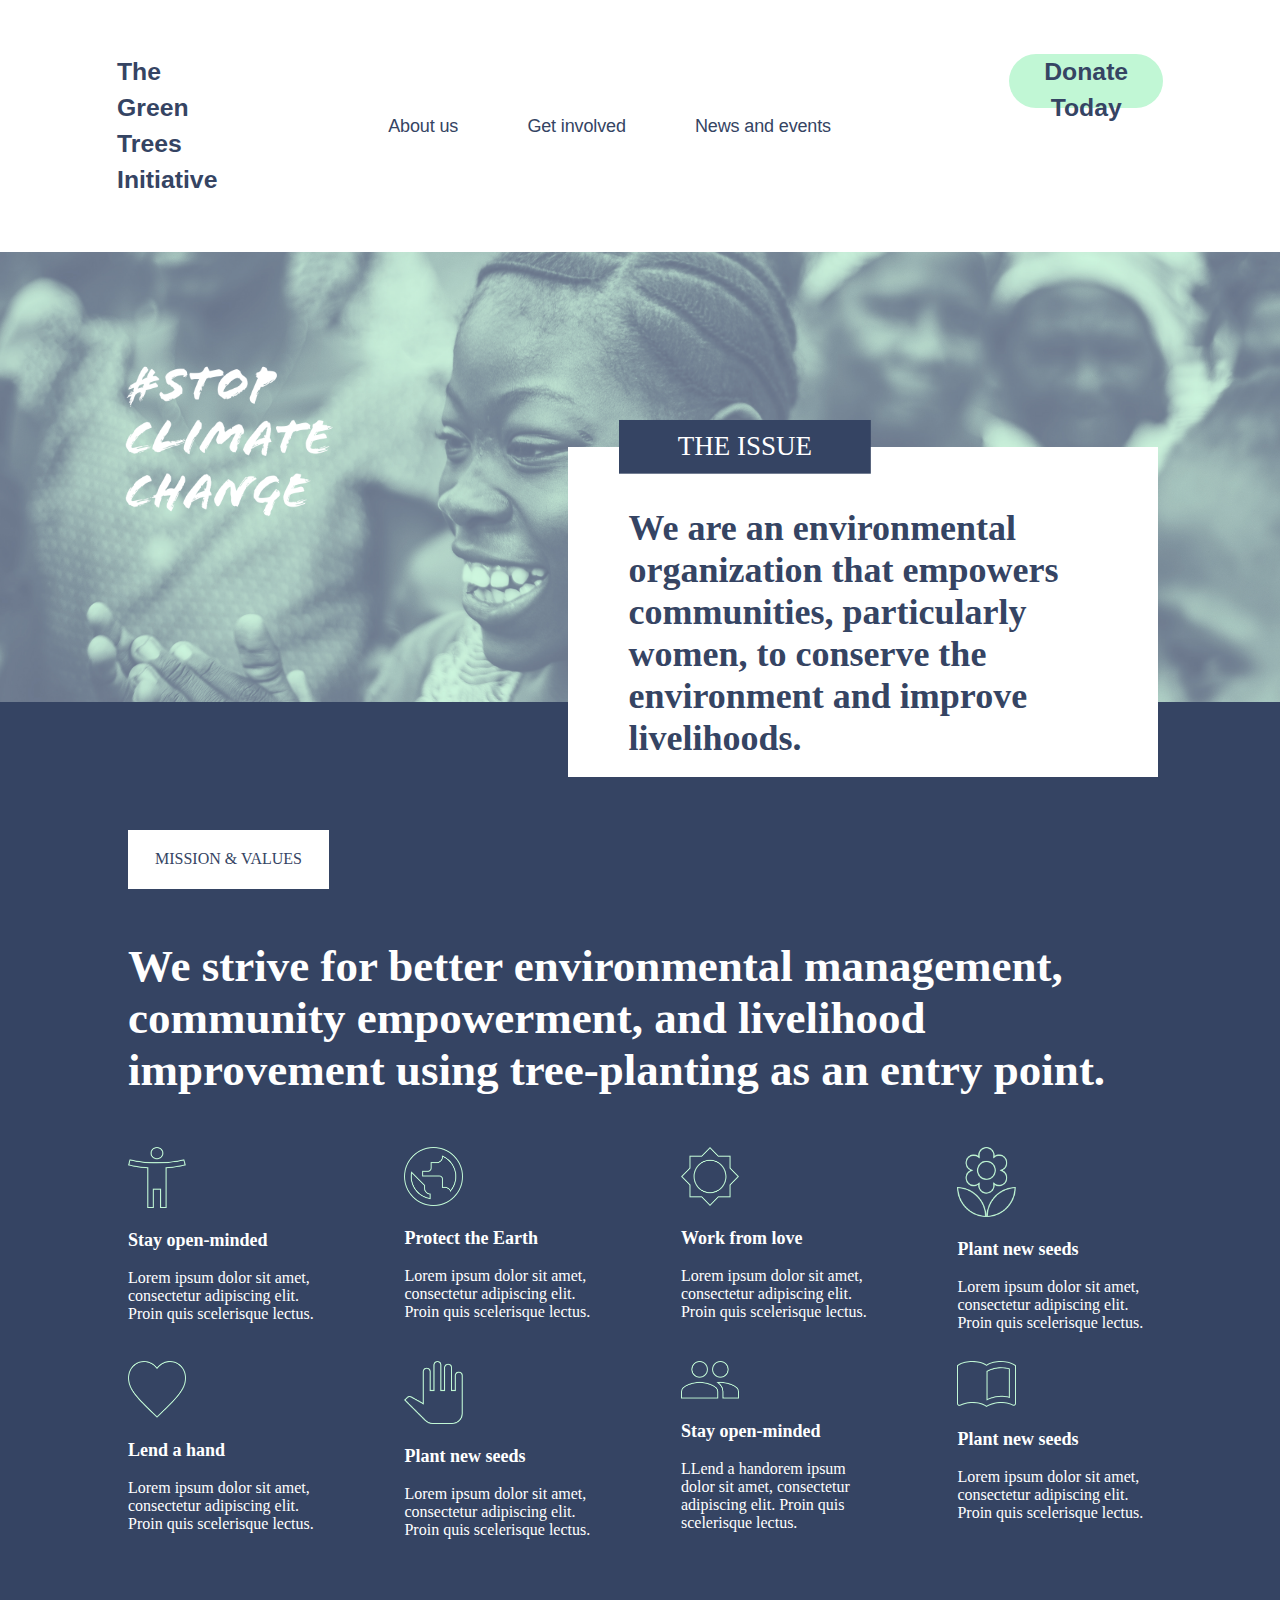
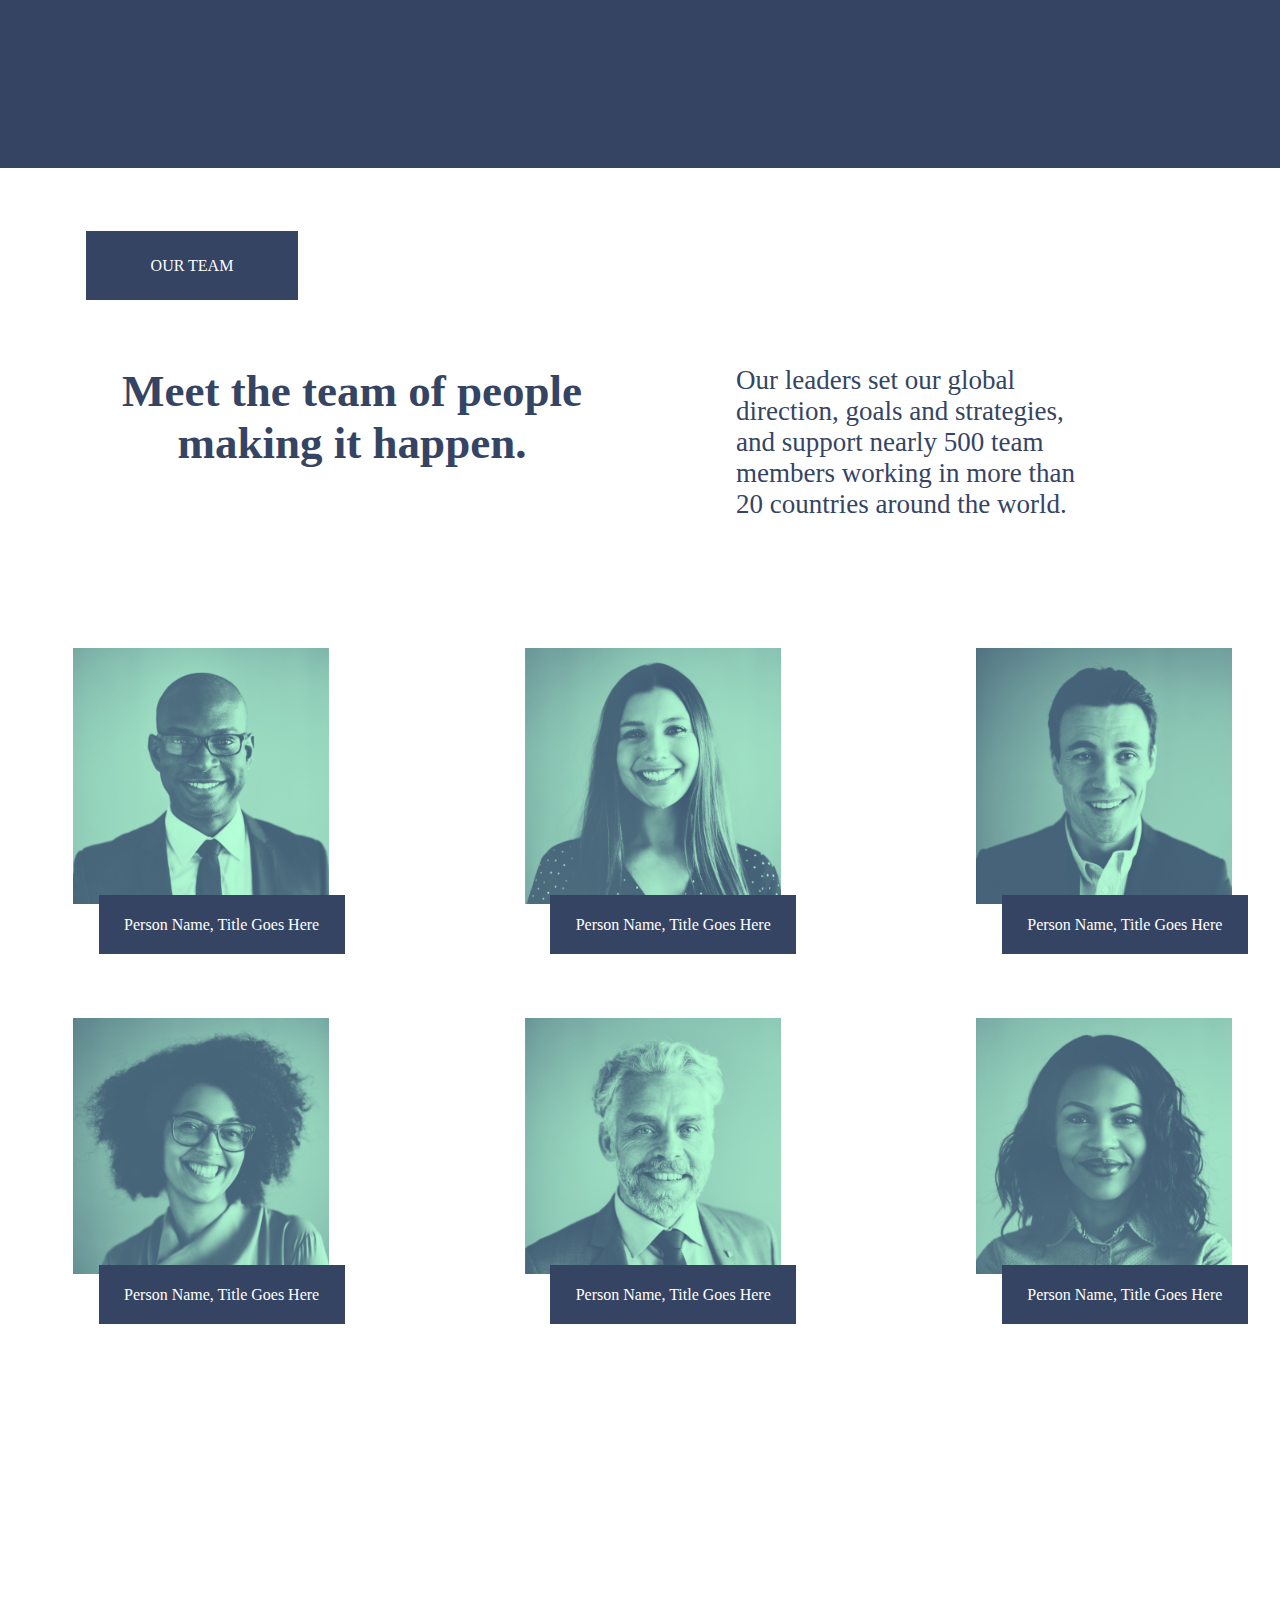
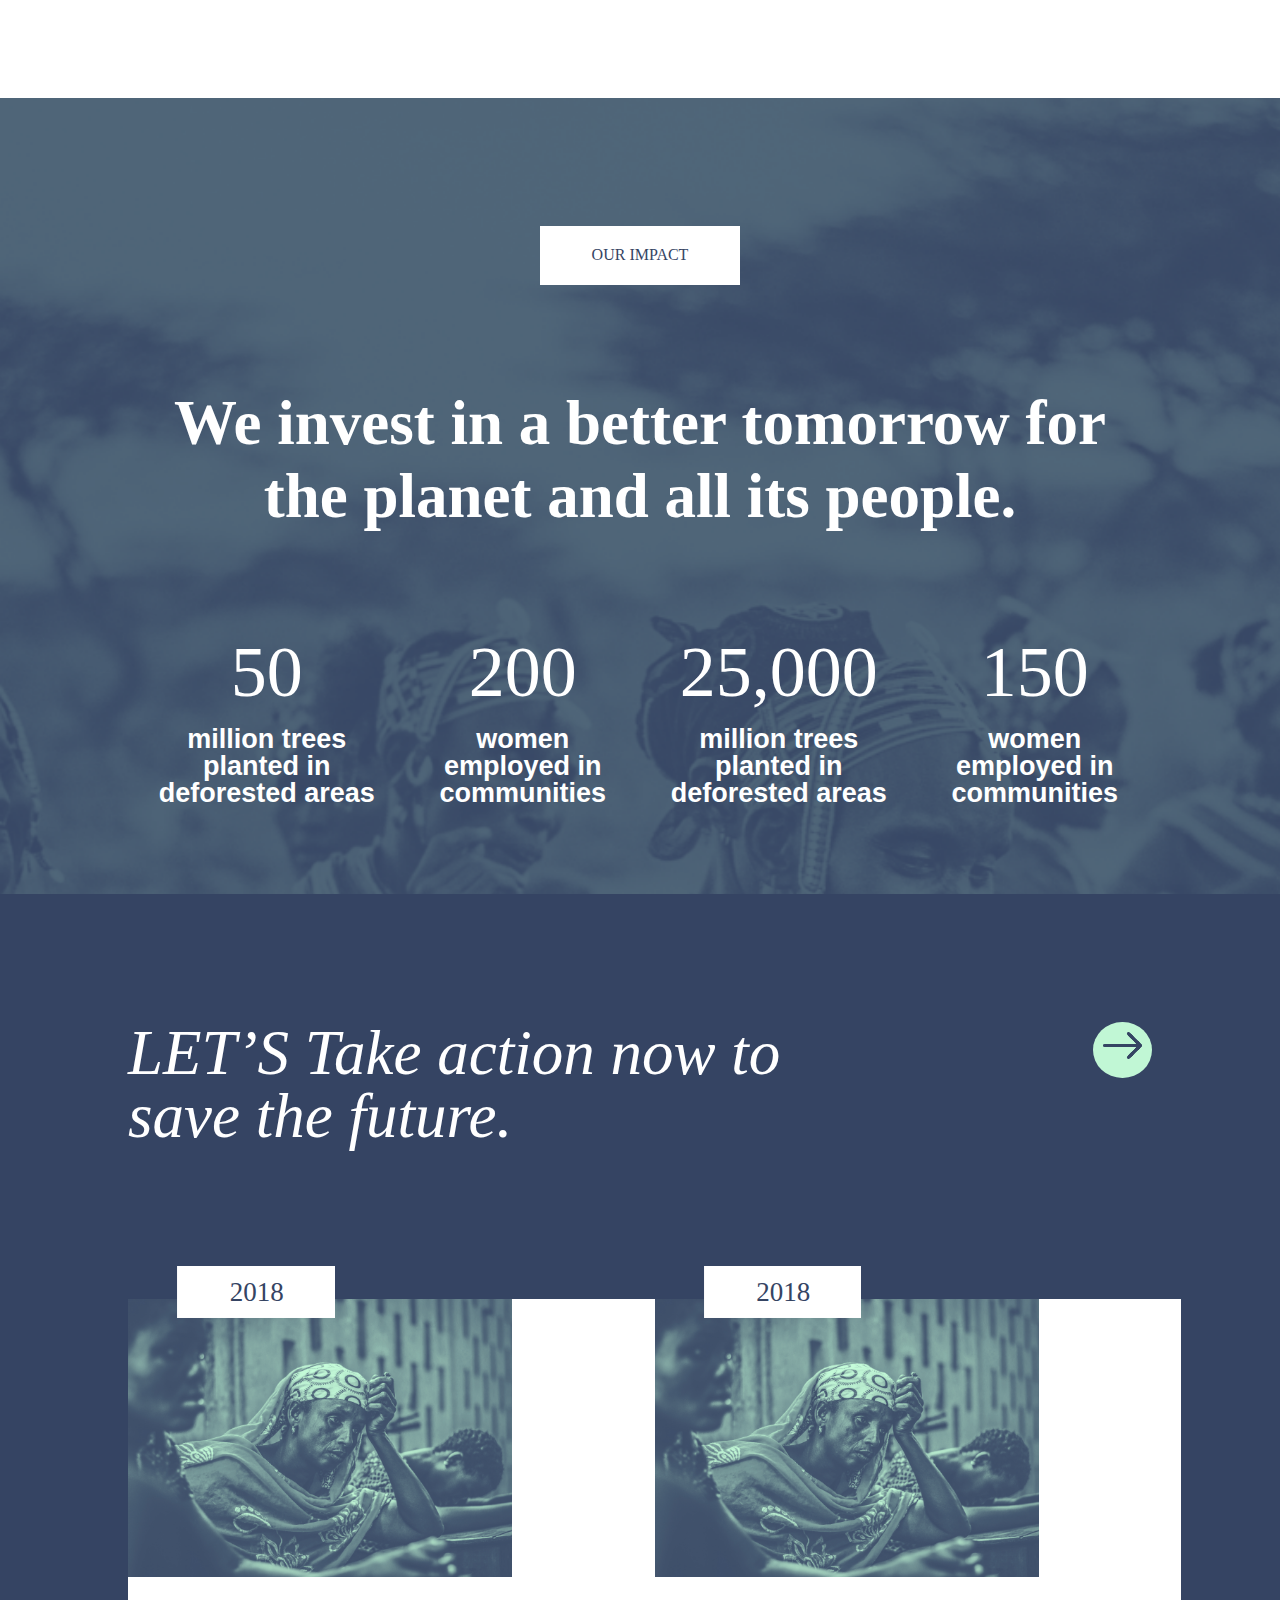
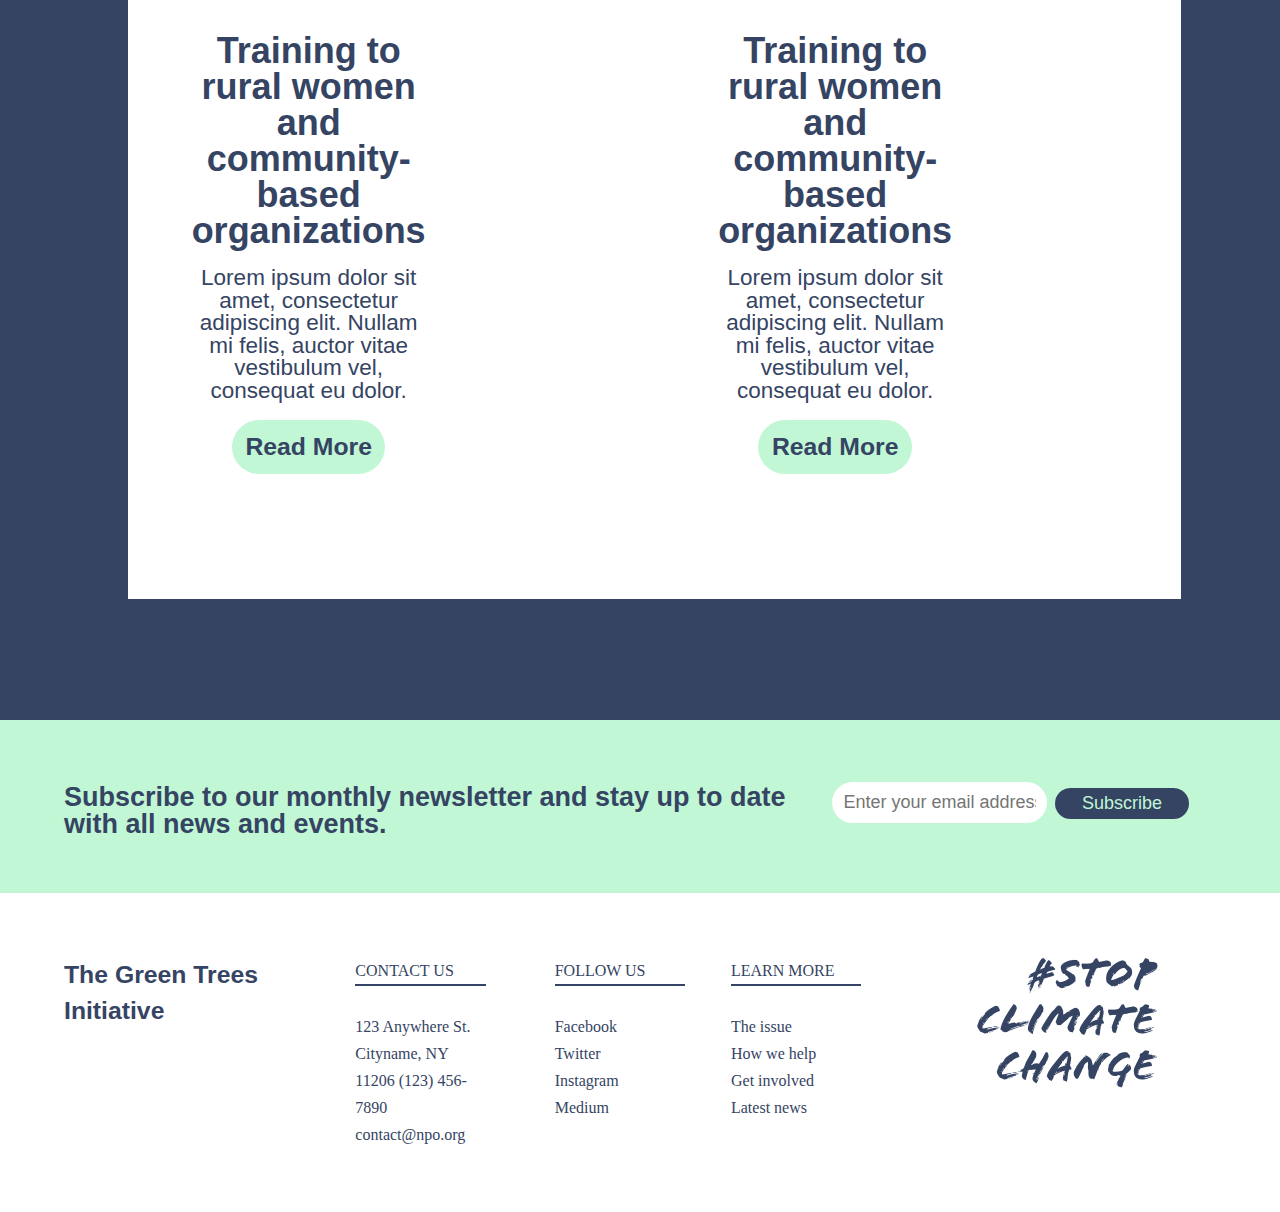
<file: about-us.html>
<!DOCTYPE html>
<html lang="en">

<head>
    <meta charset="UTF-8">
    <meta name="viewport" content="width=device-width, initial-scale=1.0">
    <link rel="stylesheet" href="styles.css">

    <title>About Us</title>
</head>

<body>
    <!-- header -->
    <header>
        <div id="site-name">
            The Green Trees Initiative
        </div>
        <ul>
            <li><a href="/about-us.html">About us</a></li>
            <li><a href="/donation.html">Get involved</a></li>
            <li><a href="/home.html">News and events</a></li>
        </ul>
        <div class="page-button"><button class="donate">Donate Today</button></div>
    </header>

    <main class="stop-climate-change" id="about-climate">
        <div class="hashtag" id="about-image">
            <img src="/assets/assets/home/stopclimatechangex.png" alt="">
        </div>
        <div class="content" id="about-content">
            <div class="content-heading">
                THE ISSUE
            </div>
            We are an environmental organization that empowers communities, particularly women, to conserve the
            environment and improve livelihoods.
        </div>
    </main>
    <main class="mission">
        <div class="values">
            <div class="values-heading">
                MISSION & VALUES
            </div>
            <div class="values-desc">
                We strive for better environmental management, community empowerment, and livelihood improvement using
                tree-planting as an entry point.
            </div>

        </div>
        <div class="missions">

            <div>
                <p><img src="/assets/assets/about-us/Icon person@2x.png" alt="" width="30%"></p><br>
                <p style="font-weight:bold; font-size: 2vh;">Stay open-minded</p><br>
                <p>Lorem ipsum dolor sit amet, consectetur adipiscing elit. Proin quis scelerisque lectus.</p>
            </div>
            <div>
                <p><img src="/assets/assets/about-us/Icon earth@2x.png" alt="" width="30%"></p><br>
                <p style="font-weight:bold; font-size: 2vh;">Protect the Earth</p><br>
                <p>Lorem ipsum dolor sit amet, consectetur adipiscing elit. Proin quis scelerisque lectus.</p>
            </div>
            <div>
                <p><img src="/assets/assets/about-us/Icon sun@2x.png" alt="" width="30%"></p><br>
                <p style="font-weight:bold; font-size: 2vh;">Work from love</p><br>
                <p>Lorem ipsum dolor sit amet, consectetur adipiscing elit. Proin quis scelerisque lectus.</p>
            </div>
            <div>
                <p><img src="/assets/assets/about-us/Icon flower@2x.png" alt="" width="30%"></p><br>
                <p style="font-weight:bold; font-size: 2vh;">Plant new seeds</p><br>
                <p>Lorem ipsum dolor sit amet, consectetur adipiscing elit. Proin quis scelerisque lectus.</p>
            </div>
            <div>
                <p><img src="/assets/assets/about-us/Icon heart@2x.png" alt="" width="30%"></p><br>
                <p style="font-weight:bold; font-size: 2vh;">Lend a hand</p><br>
                <p>Lorem ipsum dolor sit amet, consectetur adipiscing elit. Proin quis scelerisque lectus.</p>
            </div>
            <div>
                <p><img src="/assets/assets/about-us//Icon hand@2x.png" alt="" width="30%"></p><br>
                <p style="font-weight:bold; font-size: 2vh;">Plant new seeds</p><br>
                <p>Lorem ipsum dolor sit amet, consectetur adipiscing elit. Proin quis scelerisque lectus.</p>
            </div>
            <div>
                <p><img src="/assets/assets/about-us/Icon people@2x.png" alt="" width="30%"></p><br>
                <p style="font-weight:bold; font-size: 2vh;">Stay open-minded</p><br>
                <p>LLend a handorem ipsum dolor sit amet, consectetur adipiscing elit. Proin quis scelerisque lectus.
                </p>
            </div>

            <div>
                <p><img src="/assets/assets/about-us/Icon book@2x.png" alt="" width="30%"></p><br>
                <p style="font-weight:bold; font-size: 2vh;">Plant new seeds</p><br>
                <p>Lorem ipsum dolor sit amet, consectetur adipiscing elit. Proin quis scelerisque lectus.</p>
            </div>
        </div>
    </main>
    <main class="team">
        <div class="our-team">
            <div class="team-heading">
                OUR TEAM
            </div>
            <div class="teams-desc">
                Meet the team of people making it happen.
                <div>
                    <p id="div-para" style="font-weight:normal;font-size: 3vh;">Our leaders set our global direction,
                        goals and
                        strategies, and support nearly 500 team members
                        working in more than 20 countries around the world.</p>
                </div>
            </div>
        </div>
        <div class="teams">
            <div> <img src="/assets/assets/about-us/Screen-Shot-2018-10-04-at-9.35.07-PM@2x.png" alt="" height="120vh">
                <div class="team-name">Person Name, Title Goes Here</div>
            </div>
            <div><img src="/assets/assets/about-us/Screen-Shot-2018-10-04-at-9.35.17-PM@2x.png" alt="" height="120vh">
                <div class="team-name">Person Name, Title Goes Here</div>
            </div>
            <div><img src="/assets/assets/about-us/Screen-Shot-2018-10-04-at-9.35.37-PM@2x.png" alt="" height="120vh">
                <div class="team-name">Person Name, Title Goes Here</div>
            </div>
            <div><img src="/assets/assets/about-us/Screen-Shot-2018-10-04-at-9.36.04-PM@2x.png" alt="" height="120vh">
                <div class="team-name">Person Name, Title Goes Here</div>
            </div>
            <div><img src="/assets/assets/about-us/Screen-Shot-2018-10-04-at-9.36.19-PM@2x.png" alt="" height="120vh">
                <div class="team-name">Person Name, Title Goes Here</div>
            </div>
            <div><img src="/assets/assets/about-us/Screen-Shot-2018-10-04-at-9.37.13-PM@2x.png" alt="" height="120vh">
                <div class="team-name">Person Name, Title Goes Here</div>
            </div>
        </div>
    </main>

    <main class="impact">
        <div class="our-impact">
            <div class="impact-heading">
                OUR IMPACT
            </div>
            <div class="impact-desc">
                We invest in a better tomorrow for the planet and all its people.
            </div>
        </div>
        <div class="impacts">
            <div>50
                <p>million trees planted in deforested areas</p>
            </div>
            <div>200
                <p>women employed in communities</p>
            </div>
            <div>25,000
                <p>million trees planted in deforested areas</p>
            </div>
            <div>150
                <p>women employed in communities</p>
            </div>
        </div>
    </main>
    <main class="future">
        <div id="next-button">
            <div class="slogan">
                LET’S Take action now to save the future.
            </div>
            <div id="next">
                <img src="/assets/assets/about-us/Union5@2x.png">
            </div>

        </div>
        <div class="about-scroll">
            <div id="issue-img ">
                <div>
                    <div class="issue-year">
                        2018
                    </div>
                    <div class="future-content">
                        <div class="future-image">
                            <img src="/assets/assets/about-us/Image@2x.png" height="240vh" width="100%" alt="">
                        </div>
                        <div class="future-desc">
                            <div id="f1">Training to rural women and community-based organizations</div>
                            <div id="f2">Lorem ipsum dolor sit amet, consectetur adipiscing elit. Nullam mi felis,
                                auctor vitae
                                vestibulum vel, consequat eu dolor.</div>
                            <div class="page-button read1"><button class="donate read">Read More</button></div>
                        </div>
                    </div>
                </div>
            </div>
            <div id="issue-img " class="display1">
                <div>
                    <div class="issue-year">
                        2018
                    </div>
                    <div class="future-content">
                        <div class="future-image">
                            <img src="/assets/assets/about-us/Image@2x.png" height="240vh" width="100%" alt="">
                        </div>
                        <div class="future-desc">
                            <div id="f1">Training to rural women and community-based organizations</div>
                            <div id="f2">Lorem ipsum dolor sit amet, consectetur adipiscing elit. Nullam mi felis,
                                auctor vitae
                                vestibulum vel, consequat eu dolor.</div>
                            <div class="page-button read1"><button class="donate read">Read More</button></div>
                        </div>
                    </div>
                </div>
            </div>

        </div>

    </main>
    <main class="subscribe">
        <div id="subscribe">Subscribe to our monthly newsletter and stay up to date with all news and events.</div>
        <div class="emails">
            <input type="email" placeholder="Enter your email address">
            <button>Subscribe</button>
        </div>
    </main>
    <footer>
        <div id="site-name">
            The Green Trees Initiative
        </div>
        <div id="l1">
            <div class="con">CONTACT US</div> <br>
            123 Anywhere St. Cityname, NY 11206 (123) 456-7890 contact@npo.org
        </div>
        <div id="l2">
            <div class="con">FOLLOW US</div> <br>
            <ul>
                <li><a href="https://www.facebook.com">Facebook</a></li>
                <li><a href="https://www.twitter.com">Twitter</a></li>
                <li><a href="https://www.instagram.com">Instagram</a></li>
                <li><a href="https://www.medium.com">Medium</a></li>
            </ul>
        </div>
        <div id="learn">
            <div class="con">LEARN MORE</div> <br>
            <ul>
                <li><a href="#the-issue">The issue</a></li>
                <li><a href="#how-we-help">How we help</a></li>
                <li><a href="#get-involved">Get involved</a></li>
                <li><a href="#latest-news">Latest news</a></li>
            </ul>
        </div>
        <div id="stop-change"><img src="/assets/assets/donation/black-climate.png" alt=""></div>
    </footer>
</body>

</html>
</file>
<file: styles.css>
* {
    margin: 0;
    padding: 0;
    color: #354463;
    opacity: 1;
}

.display1 {
    display: none;
    
}

/* designing header */
header {
    display: grid;
    grid-template-columns: 1fr 1fr;
    grid-gap: 6vh;
    margin: 6vh 13vh;
}


#site-name-d {
    width: 60vw;
    text-align: center;
    font: normal normal bold 2.75vh/4vh Helvetica;
    display: flex;
    justify-content: center;
}

#site-name {
    text-align: left;
    font: normal normal bold 2.75vh/4vh Helvetica;
    padding-right: 5vw;
}

header ul {
    list-style-type: none;
    text-align: left;
    font: normal normal 300 2vh/4vh Helvetica;
    letter-spacing: -0.14px;
}


header a {
    text-decoration: none;
}

.page-button {
    grid-column: 1/3;
}

.donate {
    width: 100%;
    background: #C1F7D5 0% 0% no-repeat padding-box;
    border-radius: 100px;
    border: none;
    font: normal normal bold 2.75vh/4vh Helvetica;
    opacity: 1;
}

.take-action {
    height: 50vh;
    background-color: #C1F7D5;
    padding: 15% 10%;
}

.action-names {
    display: grid;
    grid-template-columns: 1fr 1fr;
    grid-gap: 5%;
}

.action2 {
    position: relative;
    top: -23%;
    /* Move the top of the inner div to the vertical center of the outer div */
    left: 50%;
    /* Move the left of the inner div to the horizontal center of the outer div */
    transform: translate(-50%, -50%);
    width: 25vw;
    text-align: center;
    color: white;
    font-weight: normal;
    font-size: 3vh;
    padding: auto;
    margin: 0;
    background: #354463 0% 0% no-repeat padding-box;
    padding: 2% 9%;
    opacity: 1;
}

.tabs1 {
    font-weight: bold;
    font-size: 4vh;
}

.task {
    padding: 10%;
}

#do {
    width: 30vw;
    padding: 2%;
    text-align: center;
}

#slo {
    padding: 0;
    font-size: 4vh;
    margin-top: 15%;
    height: 40vh;
}

#achieve {
    position: relative;
    top: -20%;
    padding: 8%;
    padding-bottom: 0;
}

#achievements {
    height: 310vh;
}

#hunger {
    background-image: url(/assets/assets/home/did-you-know-background@3x.png);
    background-position: center;
    height: 250vh;
}

#hunger-desc {
    text-align: left;
    padding-right: 20%;
    height: 20vh;
}

.stories {
    padding: 10%;
}

.story-desc {
    margin: 10% 0;
    height: 50vh;
    padding: 10%;
    font-size: 4vh;
    text-align: center;
    background-color: #354463;
    color: white;
}

.story-desc p {
    margin: 10% 0;
    padding: 10%;
    font-size: 2vh;
    text-align: center;
    color: white;
}

#read-more {
    display: flex;
    justify-content: center;
}

#read-more button {
    width: 50%;
}

.talk {
    height: 230vh;
    padding: 10%;
    text-align: center;
    background-color: #354463;
    color: white;
}

#talk-head {
    color: #FFFFFF;
    padding: 10%;
    font-size: 7vh;
}

.talk div {
    text-align: center;
    font-size: 4vh;
    color: white;
    padding: 5%;
}

.talk div p {
    color: #FFFFFF;
    font-size: 2.5vh;
    padding: 5% 0 0 0;
}

/* stop-climate-change section */
.stop-climate-change {
    height: 100vh;
    background-image: url(/assets/assets/about-us/annie-spratt-427339-unsplash@2x.png);
    background-size: cover;
    background-position: center;
    display: flex;
    flex-direction: column;
}

.stop-climate-change-home {
    height: 110vh;
    background-image: url(/assets/assets/home/annie-spratt-135307-unsplash@3x.png);
    background-size: cover;
    background-position: right;
    display: flex;
    flex-direction: column;
}

.hashtag {
    height: 50%;
}

.hashtag img {
    height: 50%;
    width: 40%;
    margin: 10%;
}

.content {
    margin: 10%;
    background-color: white;
    height: 100%;
    position: relative;
    text-align: center;
    font-size: 4vh;
    font-weight: bolder;
    padding: 10%;
}

.content-heading {
    position: absolute;
    top: 0%;
    /* Move the top of the inner div to the vertical center of the outer div */
    left: 50%;
    /* Move the left of the inner div to the horizontal center of the outer div */
    transform: translate(-50%, -50%);
    color: white;
    font-weight: normal;
    font-size: 3vh;
    padding: auto;
    margin: 0;
    background: #354463 0% 0% no-repeat padding-box;
    padding: 2% 10%;
    opacity: 1;
}

.mission {
    height: 170vh;
    position: relative;
    background: #354463 0% 0% no-repeat padding-box;
    display: flex;
    flex-direction: column;
    padding: 10%;
}

.values-heading {
    width: 10em;
    background-color: white;
    color: #354463;
    margin: auto;
    font-size: 1em;
    text-align: center;
    padding: 2%;
}

.missions {
    display: grid;
    grid-template-columns: 1fr 1fr;
    grid-gap: 8%;
}

.missions div p {
    color: white;
}

.values-desc {
    color: white;
    text-align: center;
    margin: 10% 0;
    font-size: 3vh;
    font-weight: bold;
}

.team {
    height: 150vh;
    position: relative;
    background: white 0% 0% no-repeat padding-box;
    display: flex;
    flex-direction: column;
}

.team-heading {
    width: 10em;
    color: white;
    background-color: #354463;
    margin: auto;
    font-size: 1em;
    text-align: center;
    padding: 2%;
}

.teams-desc {
    color: #354463;
    text-align: center;
    margin: 10% 0;
    font-size: 3vh;
    font-weight: bold;
}

.teams {
    padding-left: 2vw;
    display: grid;
    grid-template-columns: 1fr 1fr;
    grid-gap: 8%;
    justify-items: center;
}

.team-name {
    color: white;
    background-color: #354463;
    text-align: center;
    width: 45.5%;
    position: relative;
    top: -4%;
    padding: 8%;
}

.impact-heading {
    width: 10em;
    background-color: white;
    color: #354463;
    margin: auto;
    font-size: 1em;
    text-align: center;
    padding: 2%;
}

.impact {
    height: 120vh;
    background: transparent url(/assets/assets/about-us/ian-macharia-509884-unsplash/ian-macharia-509884-unsplash@2x.png) 0% 0% no-repeat padding-box;
    background-color: #354463;
    padding: 10%;
}

.impact-desc {
    color: white;
    text-align: justify;
    margin: 10% 0;
    font-size: 4.4vh;
    font-weight: bold;
}

.impacts {
    height: 70%;
    display: flex;
    flex-direction: column;
    justify-content: space-around;
}

.impacts div {
    color: white;
    text-align: center;
    font: normal normal normal 8vh/8vh Flood Std;
}

.impacts div p {
    color: white;
    font: normal normal bold 3vh/3vh Helvetica;
}

.future {
    height: 140vh;
    background-color: #354463;
    padding: 10%;
}

.future-content {
    height: 70%;
    background-color: white;
    display: grid;
    grid-template-columns: 1fr 1fr;
}

.slogan {
    height: 30%;
    color: white;
    text-align: center;
    font: normal normal normal 7vh/7vh Flood Std;
    padding: 10% 20%;
    padding-bottom: 0%;
}

.future-image {
    height: 30%;
    grid-column: 1/3;
}

.future-desc {
    grid-column: 1/3;
    padding: 10%;
}

#f1 {
    text-align: center;
    font: normal normal bold 4vh/4vh Helvetica;
    letter-spacing: 0px;
    color: #354463;
}

#f2 {
    text-align: center;
    margin: 7%;
    font: normal normal normal 2.5vh/2.5vh Helvetica;
}

.read {
    width: 50%;
}

.read1 {
    display: flex;
    justify-content: center;
}

.issue-year {
    position: relative;
    width: 10%;
    top: 5vh;
    /* Move the top of the inner div to the vertical center of the outer div */
    left: 50%;
    /* Move the left of the inner div to the horizontal center of the outer div */
    transform: translate(-50%, -50%);
    color: #354463;
    font-weight: normal;
    font-size: 3vh;
    padding: auto;
    margin: 0;
    background: white 0% 0% no-repeat padding-box;
    padding: 2% 10%;
    opacity: 1;
}

.subscribe {
    height: 25vh;
    background: #C1F7D5 0% 0% no-repeat padding-box;
    padding: 10%;
}

#subscribe {
    text-align: left;
    font: normal normal bold 3vh/3vh Helvetica;
    letter-spacing: 0px;
    color: #354463;
}

.emails {
    margin-top: 10%;
}

.emails input {
    background: #FFFFFF 0% 0% no-repeat padding-box;
    height: 2vh;
    width: 50%;
    border-radius: 100px;
    border: none;
    text-align: center;
    font-size: 2vh;
}

.emails button {
    width: 35%;
    height: 3.5vh;
    background: #354463 0% 0% no-repeat padding-box;
    border-radius: 100px;
    color: white;
    border: none;
    font-size: 2vh;
}

footer {
    margin: 10%;
    display: grid;
    grid-template-columns: 1fr 1fr;
    grid-row-gap: 10vh;
}

#stop-change {
    text-align: center;
    font: normal normal normal 7vh/7vh Flood Std;
    letter-spacing: 0px;
    color: #354463;
    grid-column: 2/3;
    padding-right: 5%;
}

footer div ul {
    list-style-type: none;
}

.form {
    background-image: url(/assets/assets/donation/annie-spratt-427340-unsplash@2x.png);
    height: 220vh;
    background-size: cover;
    padding: 10%;
}

form,
label,
input {
    color: white;
    border: none;
    margin: 5% 0;
    padding: 3%;
}

form {
    display: grid;
    grid-template-columns: 1fr 1fr;
}

form>input {
    background-color: #354463;
    border-bottom: 2px solid #C1F7D5;
    width: 90%;
}

.form-content {
    padding: 10%;
    height: 180vh;
    background-color: #354463;
}

.form-content h1,
h2 {
    color: white;
}

#street-address {
    grid-column: 1/3;
    width: 95%;
}

#state-zip input {
    background-color: #354463;
    border-bottom: 2px solid #C1F7D5;
    width: 45%;
}

#state-zip {
    display: grid;
    grid-template-columns: 1fr 1fr;
}

#state-zip select {
    border: none;
    background-color: #354463;
    border-bottom: 2px solid #C1F7D5;
    width: 45%;
    padding: 0;
}

#state-zip option {
    border: none;
    background-color: white;
    border-bottom: 2px solid #C1F7D5;
    width: 45%;
    padding: 0;
}

#email-add,
#ccn {
    grid-column: 1/3;
    width: 95%;
}

h1 {
    grid-column: 1/3;
}

#month-year input {

    background-color: #354463;
    border-bottom: 2px solid #C1F7D5;
    width: 45%;
}

#month-year {
    display: grid;
    grid-template-columns: 1fr 1fr;
}

.payment {
    margin-top: 25%;
}

.payment button {
    height: 10vh;
}

.form-content p a {
    color: #C1F7D5;
}

.form-content p {
    margin-top: 20%;
}

.form-heading {
    text-align: center;
    font: normal normal bold 7vh/7vh Flood Std;
    letter-spacing: 0px;
    color: #FFFFFF;
    margin-bottom: 5%;
}

/* media query tablets */

@media(min-width: 768px) {
    header {
        display: grid;
        grid-template-columns: 1fr 1fr;
    }

    header div {
        grid-column: 1/2;
    }

    header ul {
        grid-column: 1/2;
        grid-row: 2/3;
        display: flex;
        justify-content: space-between;
        width: 40vw;
    }

    header .page-button {
        grid-column: 4/5;
    }

    header ul li {
        padding: 0;
    }

    .donate {
        height: 8vh;
        width: 13.5vw;
    }

    .stop-climate-change {
        height: 50%;
    }

    .hashtag img {
        height: 50%;
        width: 25%;
        margin: 10%;
    }

    .content-heading {
        position: absolute;
        position: absolute;
        top: 0%;
        /* Move the top of the inner div to the vertical center of the outer div */
        left: 30%;
        /* Move the left of the inner div to the horizontal center of the outer div */
        transform: translate(-50%, -50%);
        color: white;
        font-weight: normal;
        font-size: 3vh;
        padding: auto;
        margin: 0;
        background: #354463 0% 0% no-repeat padding-box;
        padding: 2% 10%;
        opacity: 1;
    }

    .missions {
        display: grid;
        grid-template-columns: 1fr 1fr 1fr;
        grid-gap: 8%;
    }

    .mission {
        height: 130vh;
    }

    .team {
        height: 200vh;
    }

    .our-team {
        display: grid;
        grid-template-columns: 1fr 1fr;
    }

    .team-heading {
        grid-column: 1/3;
        position: relative;
        left: -30%;
        top: 7vh;
    }

    .teams-desc {
        font-size: 5vh;
        width: 95vw;
        grid-column: 1/3;
        display: grid;
        grid-template-columns: 1fr 1fr;
    }

    .teams div img {
        width: 30vw;
        height: auto;
    }

    .team-name {
        position: relative;
        width: 80%;
        left: 10%;
    }

    .impact {
        background-size: cover;
        height: 85vh;
    }

    .impacts {
        display: grid;
        grid-template-columns: 1fr 1fr;
    }

    footer {
        grid-template-columns: 1fr 1fr 1fr;
    }

    .confirmation {
        display: flex;
        flex-direction: row-reverse;
        justify-content: space-between;
    }

    .payment button {
        position: relative;
        width: 30vw;
        height: 5vh;
        margin: 0;
        font-size: 2vh;
        bottom: 5vh;
    }

    .form {
        height: 260vh;
    }

    .form-content {
        height: 230vh;
    }

    .action2 {
        top: -2%
    }

    .take-action {
        height: 25vh;
        padding-top: 0;
    }

    #do {
        left: 18vw;
    }

    #slo {
        text-align: left;
    }

    #hunger {
        height: 160vh;
        display: grid;
        grid-template-columns: 1fr 2fr;
    }

    .hashtag {
        padding: 5%;
    }

    .hashtag img {
        height: 28vh;
        width: auto;
        margin: 0 auto;
    }

    .story-desc {
        text-align: left;
        height: 30vh;
        width: 60vw;
        position: relative;
        top: -15vh;
        left: 5vw;
    }

    .story-desc p {
        text-align: left;
        padding: 0;
    }

    .story-img {
        width: 80%;
    }

    #read-more {
        position: relative;
        left: -22vw;
        top: -11vh;
    }

    #read-more button {
        width: 25vw;
    }

    .stories {
        height: 110vh;
    }

    #talk-head {
        text-align: left;
    }

    .talk-content {
        display: grid;
        grid-template-columns: 1fr 1fr;
    }

    .talk2 {
        grid-column: 1/2;
        grid-row: 2/3;
    }

    .talk3 {
        grid-column: 2/3;
    }

    .talk {
        height: 155vh;
    }
}

/* media-query for desktops */
@media(min-width: 1024px) {
    header {
        display: grid;
        grid-template-columns: 1fr 2fr 1fr;
    }

    header div {
        grid-column: 1/2;
    }

    header ul {
        grid-column: 2/4;
        grid-row: 1;
        display: flex;
        justify-content: space-around;
        align-items: center;
    }

    header ul li {
        text-align: right;
    }

    header .page-button {
        grid-column: 4/5;
    }

    .donate {

        height: 6vh;
        width: 12vw;
    }

    .stop-climate-change {
        height: auto;
        display: flex;
        flex-direction: row;
        align-items: center;
        padding-left: 5%;
    }

    .hashtag {
        width: 50%;
    }

    .hashtag img {
        width: 80%;
        height: auto;

    }

    .content {
        width: 50%;
        position: relative;
        top: 30vh;
        z-index: 1;
    }

    .missions {
        display: grid;
        grid-template-columns: 1fr 1fr 1fr 1fr;
        grid-gap: 8%;
    }

    .mission {
        height: 90vh;
    }

    .values-heading {
        width: 10em;
        background-color: white;
        color: #354463;
        margin: 0 0;
        font-size: 1em;
        text-align: center;
        padding: 2%;
    }

    .team {
        height: 170vh;
    }

    .team-heading {
        position: relative;
        left: -35%;
    }

    #div-para {
        width: 70%;
        text-align: left;
        padding-left: 25%;
    }

    .teams-desc {
        width: 80vw;
        padding: 0 7.5%;
    }

    .teams {
        grid-template-columns: 1fr 1fr 1fr;
    }

    .teams div img {
        width: 20vw;
        height: auto;
    }

    .impact {
        height: 60vh;
    }

    .impacts {
        display: flex;
        flex-direction: row;
        justify-content: space-around;
    }

    .impacts div p {
        margin: 2vh;
    }

    .impact-desc {
        text-align: center;
        font-size: 7vh;
    }


    .future {
        height: 130vh;
        margin-top: 0;
    }

    .slogan {
        padding: 0;
        text-align: left;
        font-style: italic;
        width: 70%;
        height: 25vh;
    }
#next img{
width: 3vw;;
}
#next{
    width: 3vw;
    height: 4vh;
    padding: 1%;
    background-color: #c1f7d5;
    border-radius: 100%;
}
#next-button{
    display: flex;
    justify-content: space-between;
}

  .about-scroll{
    display: flex;
   justify-content: space-between;
    width: 70vw;
  }
  .display1{
    display: block;
  }

    .future-content {
        width: 58.5vh;
        height: 100vh;
    }

    .future-image img {
        height: 50vh;
        width: auto;
    }

    .issue-year {
        top: 5vh;
        left: 10vw;
    }


    .subscribe {
        height: 5vh;
        padding: 5%;
        display: grid;
        grid-template-columns: 2fr 1fr;
    }

    .emails {
        display: flex;
        flex-direction: row;
        margin-top: 1%;
    }

    .emails input {
        margin-top: 0;
        position: relative;
        bottom: 10%;
        margin-right: 2%;
        font-size: 2vh;
    }

    .emails button {
        font-size: 2vh;
        color: #C1F7D5;
    }

    footer {
        margin: 5%;
        display: inline-block
    }

    footer {
        display: flex;
        flex-direction: row;
        justify-content: space-around;
    }

    #l1 {
        padding: 0 2%;
        width: 15vw;
        line-height: 3vh;
    }
.con{

    border-bottom: 2px solid #354463;
}
    #stop-change {
        font-size: 4vh;
        padding-left: 10%;
        line-height: 4vh;
    }

    #l2,
    #learn {
        margin-left: 4%;
        width: 15vw;
        line-height: 3vh;
    }

    footer a {
        text-decoration: none;
    }

    .form {
        height: 280vh;
    }

    .form-content {
        height: 250vh;
    }

    #site-name-d {
        width: 90vw;
        text-align: center;
        font: normal normal bold 2.75vh/4vh Helvetica;
        display: flex;
        justify-content: center;
    }

    .stop-climate-change-home {
        width: 100%;
        height: auto;
        display: flex;
        flex-direction: row-reverse;
    }

    .content {
        position: relative;
        top: -10vh;
        padding: 5%;
        width: 25vw;
        height: 40vh;
        padding-bottom: 0;
    }

    .action2 {
        width: 10vw;
        height: 5vh;
        font-size: 2vh;
        padding: 1.5% 0 0 0;
    }

    .take-action {
        height: 8vh;
        padding-bottom: 9%;
    }

    .action-names {
        display: flex;
        flex-direction: row;
    }

    .desktop {
        display: grid;
        grid-template-columns: 1fr 1fr 1fr;
        grid-gap: 10vh;

    }



    .future-image img {
        width: 30vw;
        height: auto;
    }

    #test {
        height: 40vh;
    }

    .future-desc {

        text-align: left;
        height: 80vh;
        width: 20vw;
    }

    #achievements {
        height: 170vh;
    }

    #hunger {
        padding: 10%;
        width: 79.3vw;
    }


    .stories {
        height: 80vh;
        display: flex;
        flex-direction: row-reverse;
    }

    .story-desc {
        width: 30vw;
        position: relative;
        top: 16vh;
    }

    #read-more {
        position: relative;
        top: 20vh;
        left: -5vw;
    }

    #read-more button {
        width: 35%;
    }

    .talk {
        height: 160vh;
    }

    #talk-head {
        padding-top: 0;
    }

    #about-content {
        height: 30vh;
        width: auto;
        text-align: left;
        position: relative;
        top: 30%;
    }

    #about-image {
        width: 100%;
    }

    #about-climate {
        height: 50vh;
    }

    .values-desc {
        text-align: left;
        font-size: 5vh;
        margin: 5% 0;
    }

}
</file>
